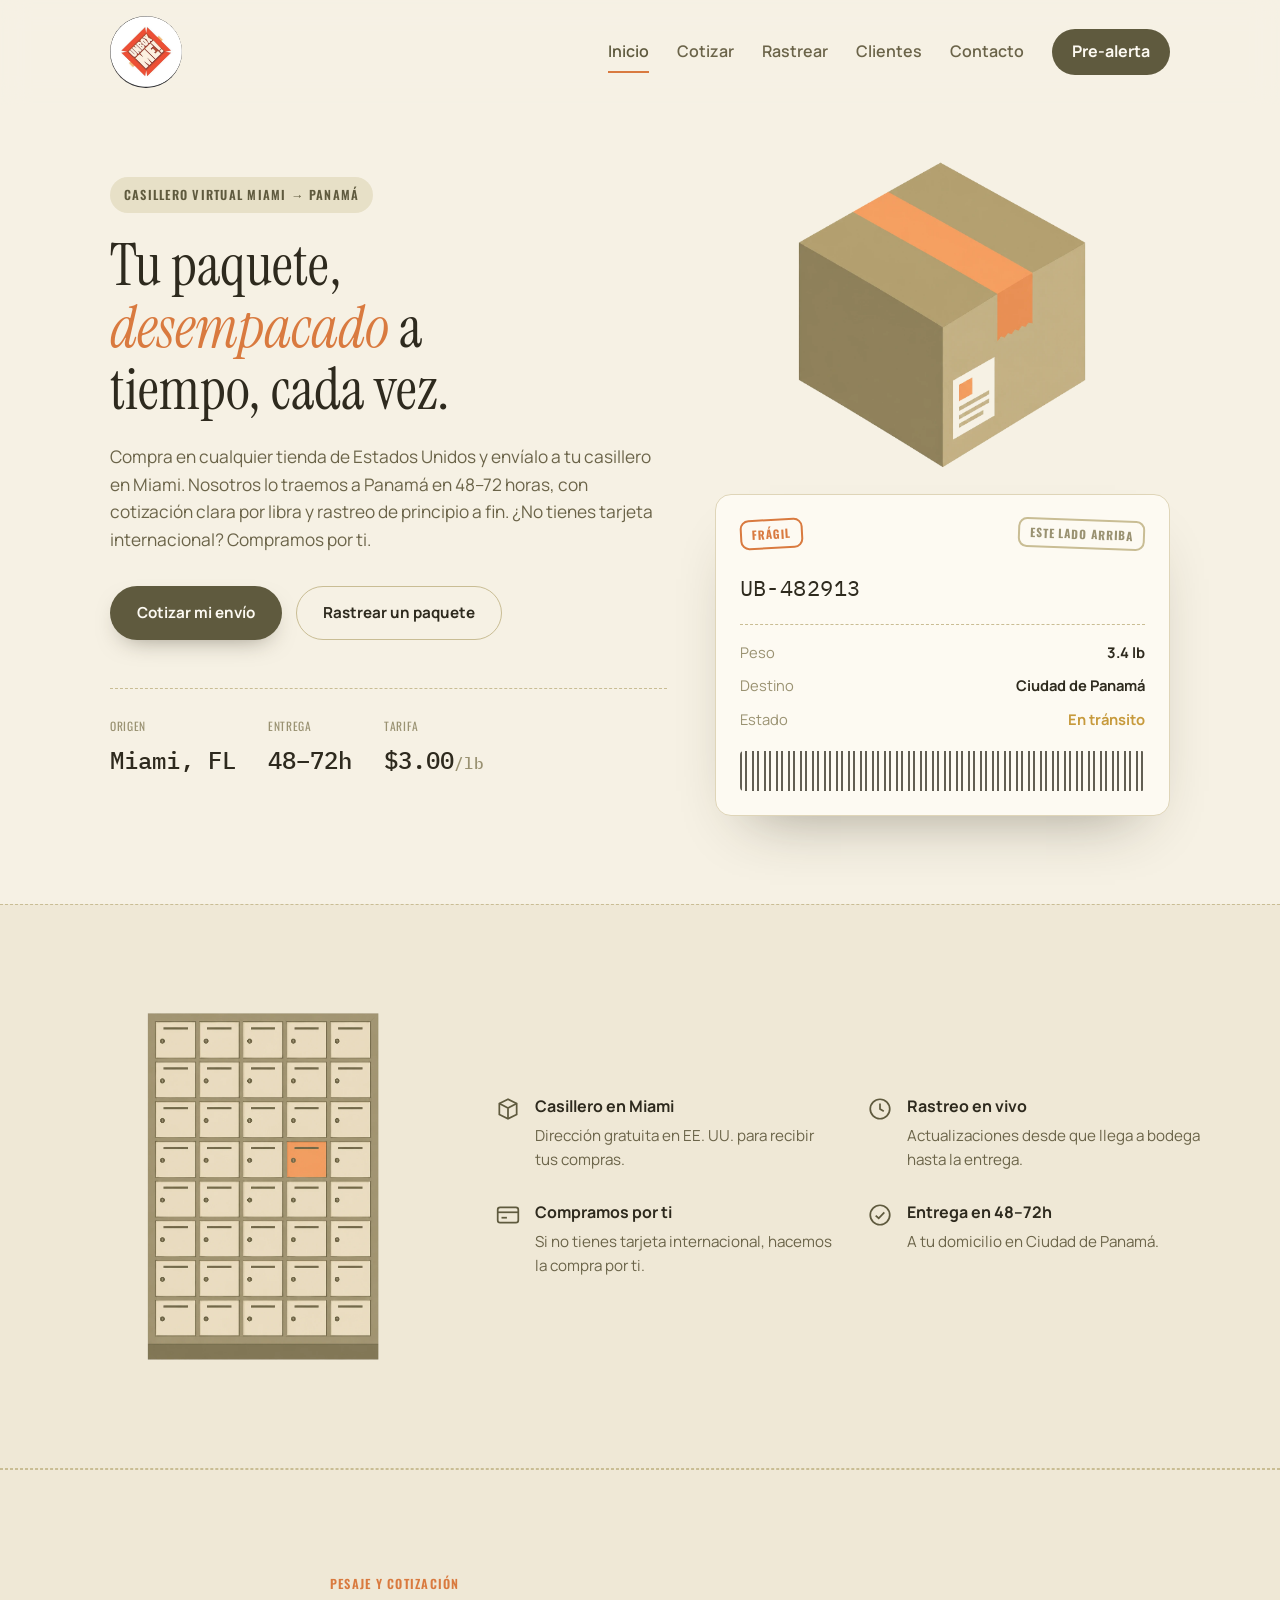
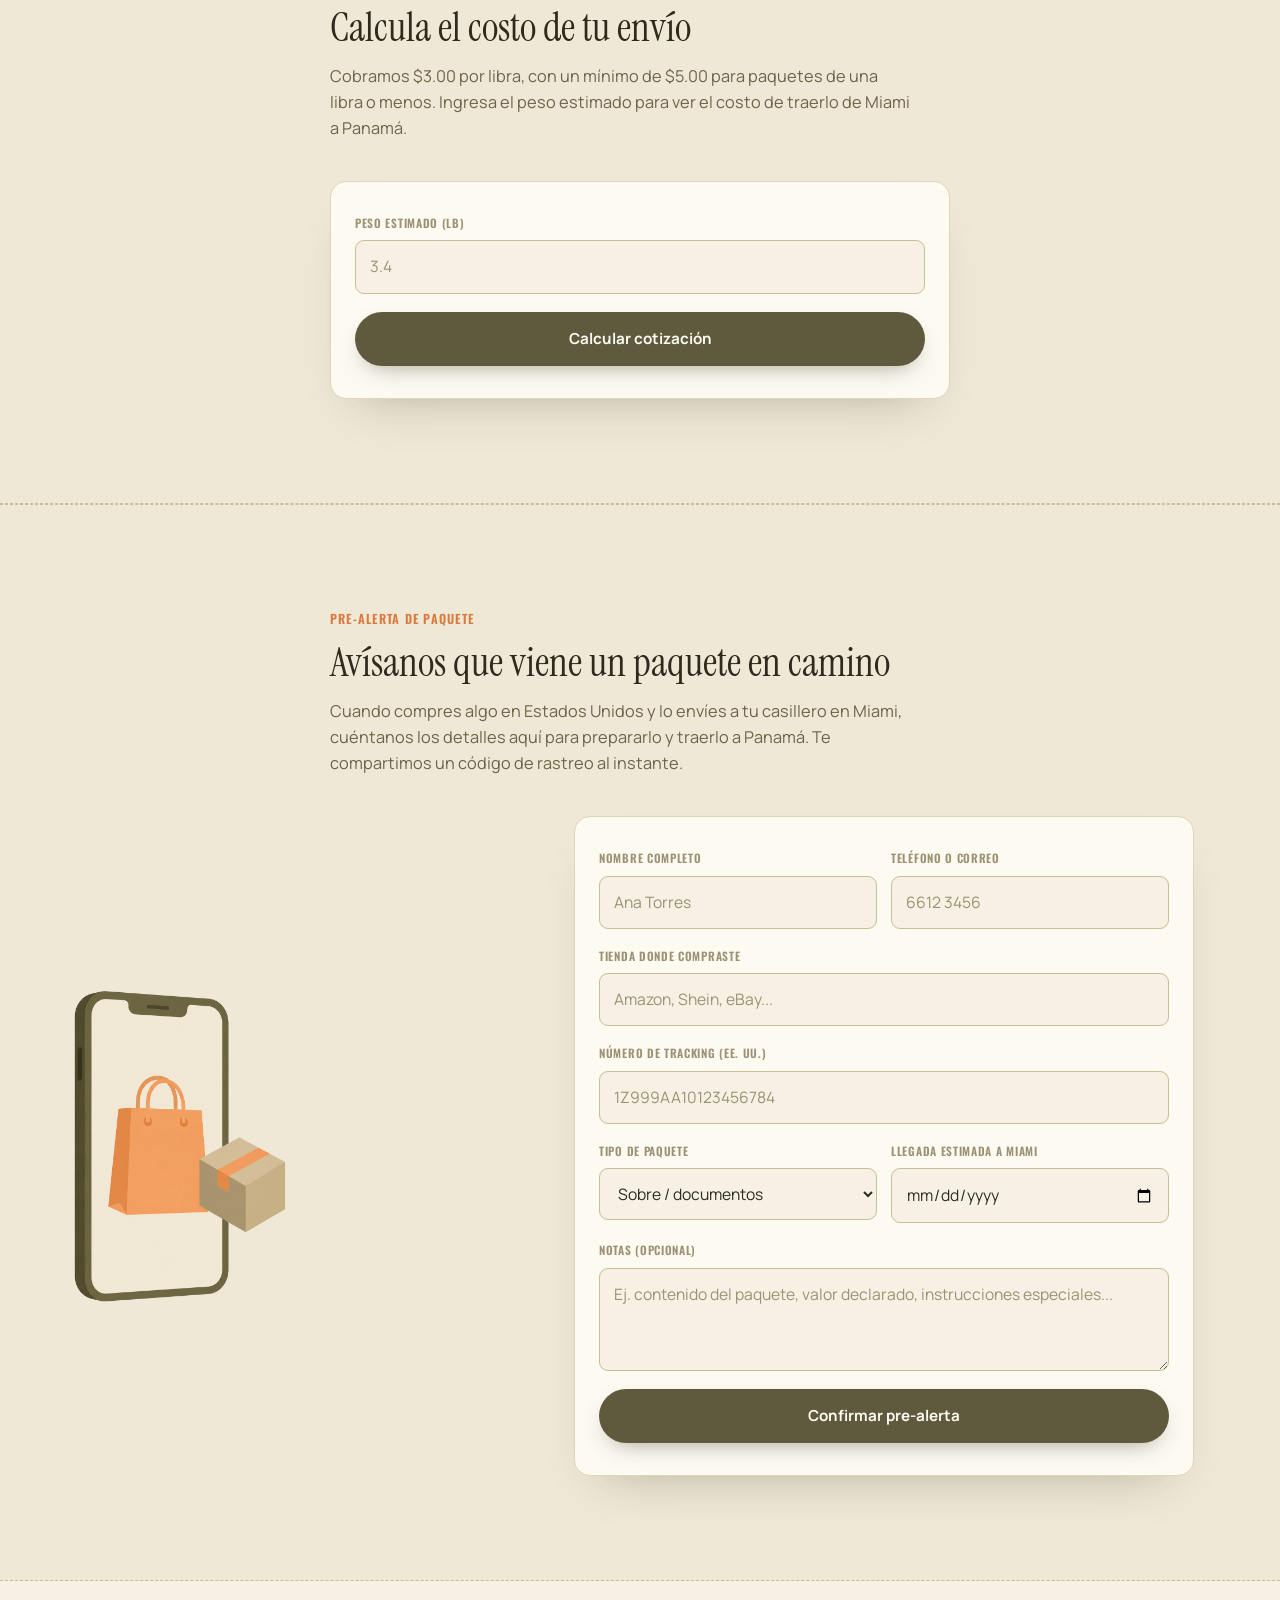
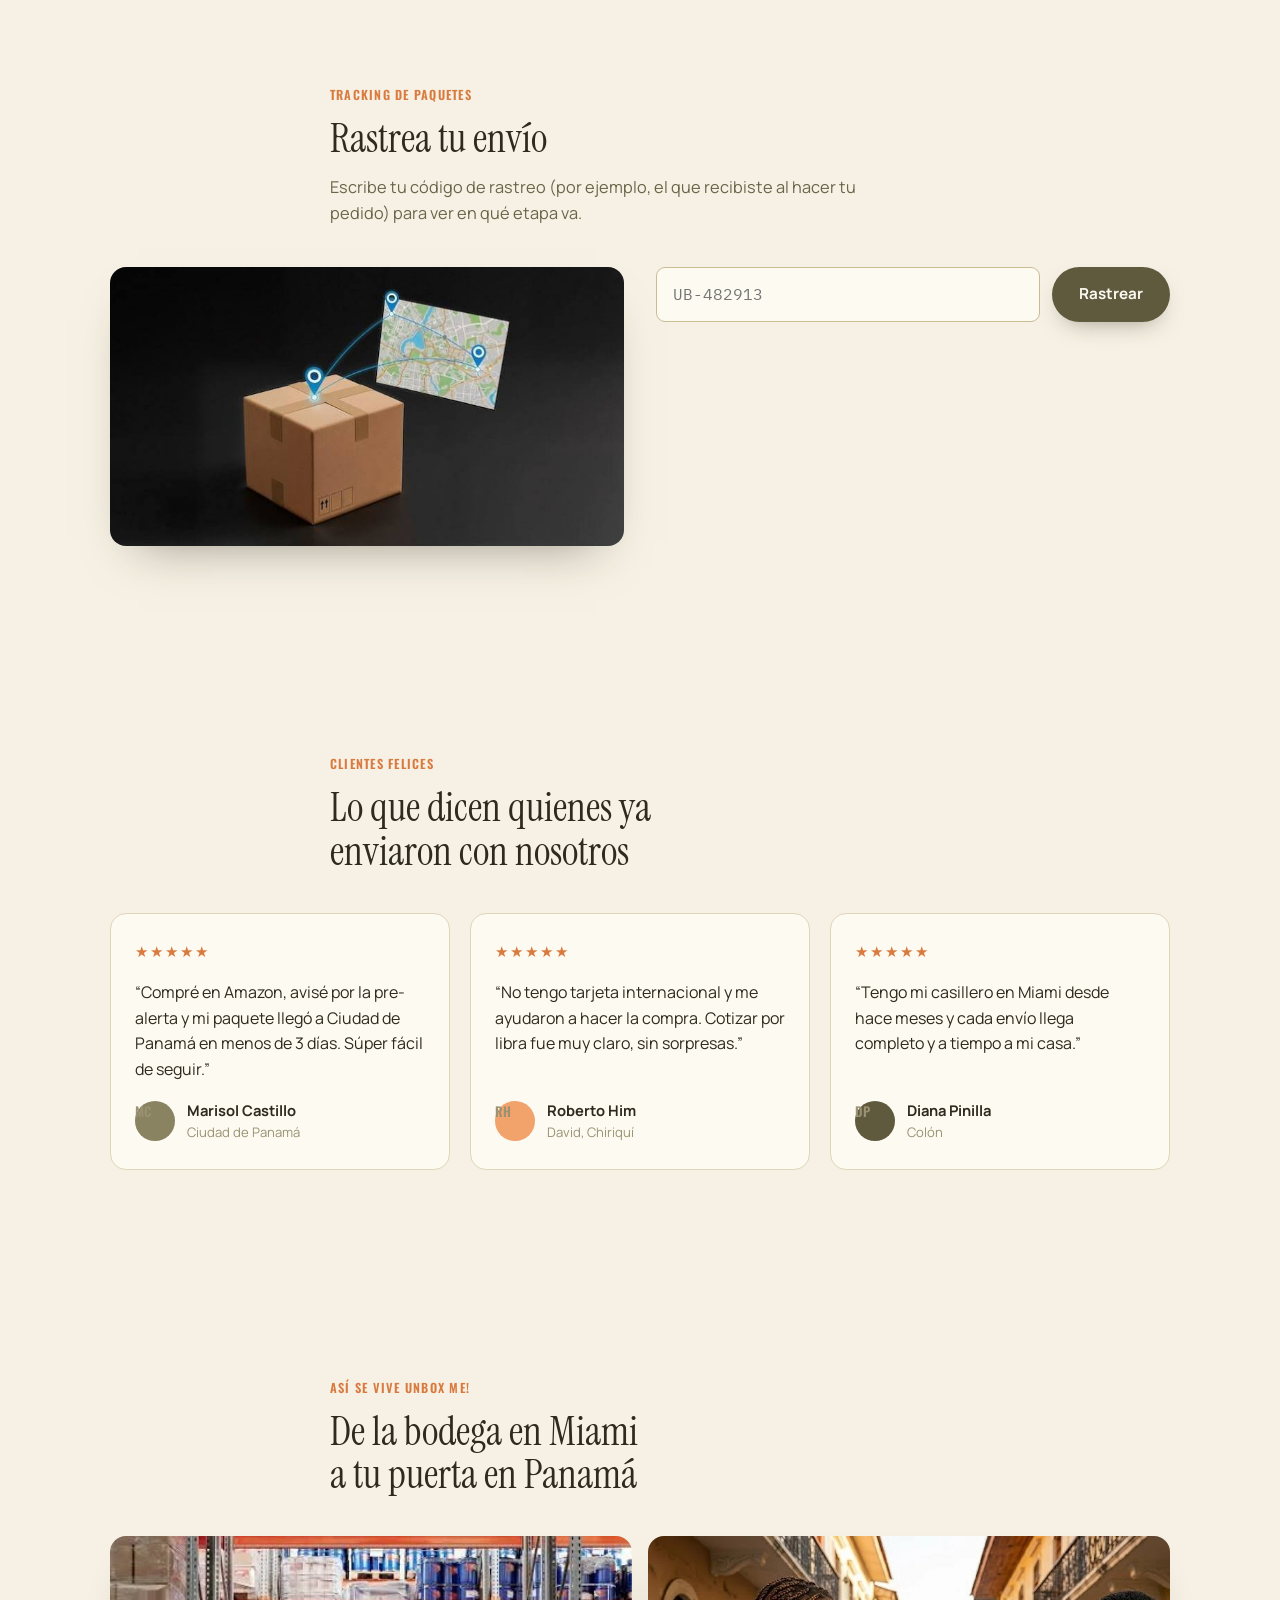
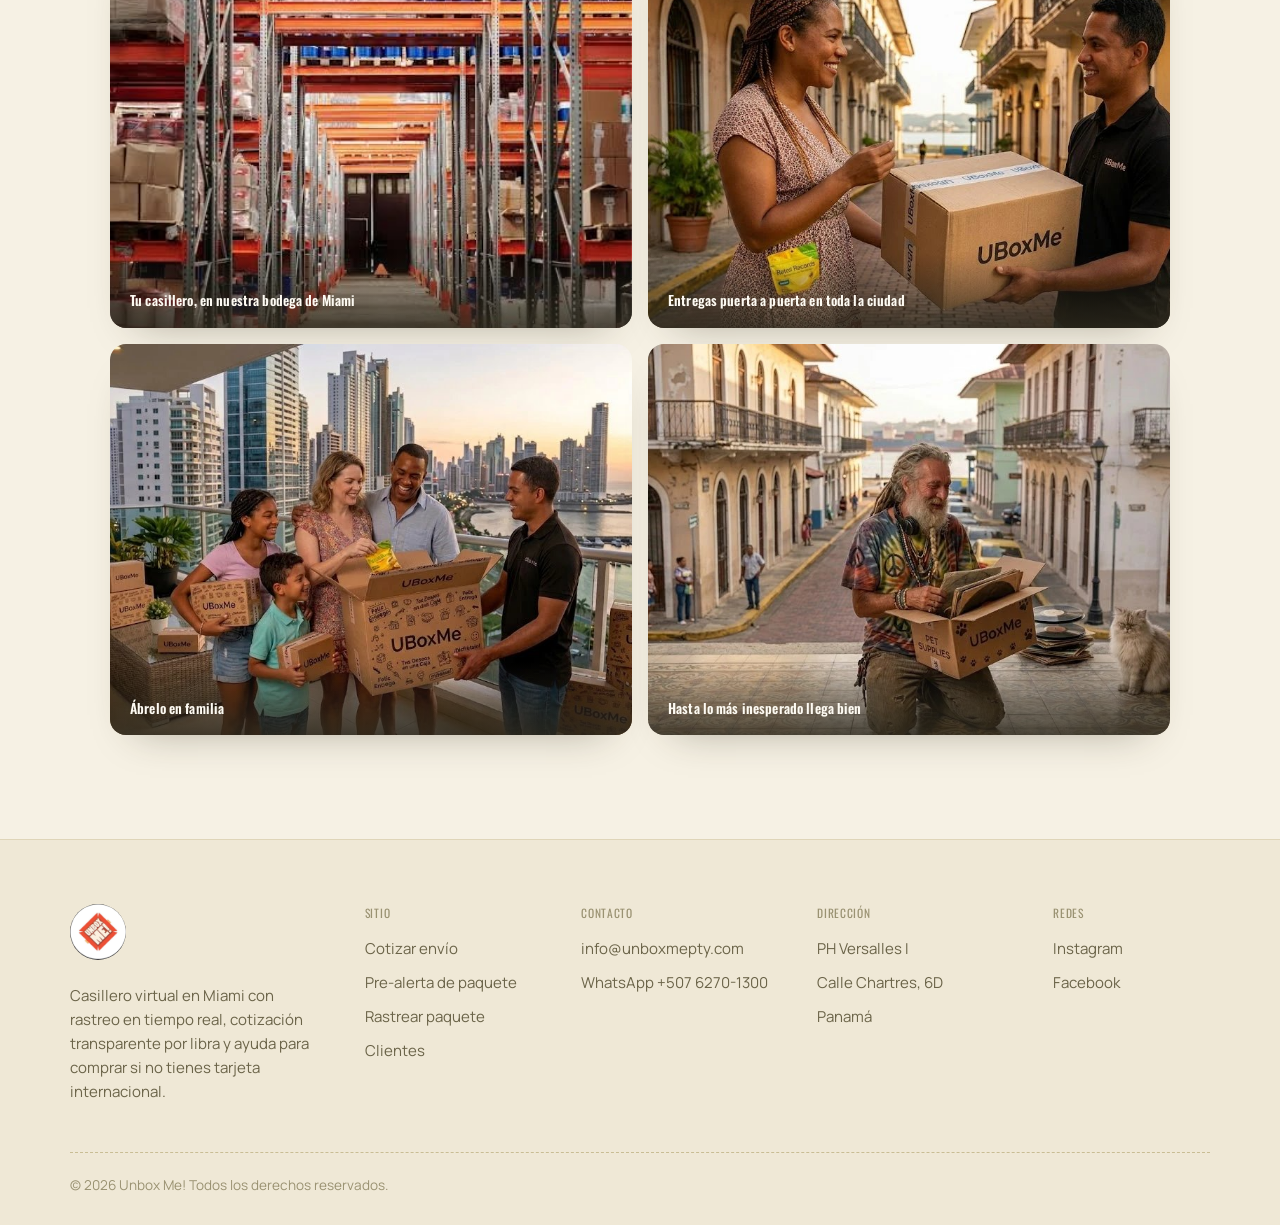
<file: unbox-me/index.html>
<!DOCTYPE html>
<html lang="es">
<head>
  <meta charset="UTF-8">
  <meta name="viewport" content="width=device-width, initial-scale=1.0">
  <title>Unbox Me! — Casillero en Miami para traer tus compras a Panamá</title>
  <meta name="description" content="Compra en Estados Unidos, envíalo a tu casillero en Miami y recíbelo en Panamá en 48–72 horas. Cotiza por libra y rastrea tu paquete con Unbox Me!.">
  <link rel="icon" type="image/png" href="favicon.png">

  <!-- Tipografías: Instrument Serif (titulares elegantes) + Manrope (texto) +
       Oswald (etiquetas/estados tipo sello de envío) + IBM Plex Mono (códigos y cifras) -->
  <link rel="preconnect" href="https://fonts.googleapis.com">
  <link rel="preconnect" href="https://fonts.gstatic.com" crossorigin>
  <link href="https://fonts.googleapis.com/css2?family=IBM+Plex+Mono:wght@400;500;600&family=Instrument+Serif:ital@0;1&family=Manrope:wght@400;500;600;700;800&family=Oswald:wght@500;600;700&display=swap" rel="stylesheet">

  <link rel="stylesheet" href="style.css">
</head>
<body>

  <!-- ============ HEADER ============ -->
  <header class="site-header" id="siteHeader">
    <div class="header-inner">
      <a href="#inicio" class="logo" aria-label="Unbox Me! — ir al inicio">
        <img src="logo.png" alt="Unbox Me!" class="logo-icon logo-icon--header" width="60" height="60">
      </a>

      <button class="nav-toggle" id="navToggle" aria-expanded="false" aria-controls="primaryNav" aria-label="Abrir menú de navegación">
        <span></span><span></span><span></span>
      </button>

      <nav class="primary-nav" id="primaryNav">
        <a href="#inicio" class="nav-link">Inicio</a>
        <a href="#cotizar" class="nav-link">Cotizar</a>
        <a href="#rastrear" class="nav-link">Rastrear</a>
        <a href="#clientes" class="nav-link">Clientes</a>
        <a href="#contacto" class="nav-link">Contacto</a>
        <a href="#pedir" class="nav-cta">Pre-alerta</a>
      </nav>
    </div>
  </header>

  <main>
    <!-- ============ HERO ============ -->
    <section class="hero" id="inicio">
      <div class="hero-copy">
        <p class="eyebrow">Casillero virtual Miami → Panamá</p>
        <h1 class="hero-title">Tu paquete, <em>desempacado</em> a tiempo, cada vez.</h1>
        <p class="hero-subtitle">
          Compra en cualquier tienda de Estados Unidos y envíalo a tu casillero
          en Miami. Nosotros lo traemos a Panamá en 48–72 horas, con cotización
          clara por libra y rastreo de principio a fin. ¿No tienes tarjeta
          internacional? Compramos por ti.
        </p>
        <div class="hero-actions">
          <a href="#cotizar" class="btn btn-primary">Cotizar mi envío</a>
          <a href="#rastrear" class="btn btn-ghost">Rastrear un paquete</a>
        </div>

        <dl class="hero-stats">
          <div class="stat">
            <dt>Origen</dt>
            <dd>Miami, FL</dd>
          </div>
          <div class="stat">
            <dt>Entrega</dt>
            <dd>48–72h</dd>
          </div>
          <div class="stat">
            <dt>Tarifa</dt>
            <dd>$3.00<span class="stat-of">/lb</span></dd>
          </div>
        </dl>
      </div>

      <div class="hero-visual">
        <img src="img-package.png" alt="" class="hero-illustration" width="927" height="984">

        <!-- Tarjeta decorativa tipo etiqueta de envío -->
        <div class="hero-panel" role="presentation">
          <div class="label-row">
            <span class="label-stamp">Frágil</span>
            <span class="label-stamp label-stamp--ghost">Este lado arriba</span>
          </div>
          <div class="label-code">UB-482913</div>
          <ul class="label-meta">
            <li><span>Peso</span><strong>3.4 lb</strong></li>
            <li><span>Destino</span><strong>Ciudad de Panamá</strong></li>
            <li><span>Estado</span><strong class="label-status">En tránsito</strong></li>
          </ul>
          <div class="label-barcode" aria-hidden="true"></div>
        </div>
      </div>
    </section>

    <!-- ============ TIRA DE SERVICIOS ============ -->
    <section class="perks" aria-label="Beneficios del servicio">
      <div class="perks-layout">
        <img src="img-casillero.png" alt="" class="perks-illustration" width="943" height="1392">
        <div class="perks-grid">
        <div class="perk">
          <svg class="perk-icon" viewBox="0 0 24 24" fill="none" stroke="currentColor" stroke-width="1.6"><path d="M12 3 4 7v10l8 4 8-4V7z"/><path d="M4 7l8 4 8-4M12 11v10"/></svg>
          <p><strong>Casillero en Miami</strong>Dirección gratuita en EE. UU. para recibir tus compras.</p>
        </div>
        <div class="perk">
          <svg class="perk-icon" viewBox="0 0 24 24" fill="none" stroke="currentColor" stroke-width="1.6"><circle cx="12" cy="12" r="9"/><path d="M12 7v5l3.5 2"/></svg>
          <p><strong>Rastreo en vivo</strong>Actualizaciones desde que llega a bodega hasta la entrega.</p>
        </div>
        <div class="perk">
          <svg class="perk-icon" viewBox="0 0 24 24" fill="none" stroke="currentColor" stroke-width="1.6"><rect x="2.5" y="5" width="19" height="14" rx="2.2"/><path d="M2.5 9.5h19"/><path d="M6 14.5h5"/></svg>
          <p><strong>Compramos por ti</strong>Si no tienes tarjeta internacional, hacemos la compra por ti.</p>
        </div>
        <div class="perk">
          <svg class="perk-icon" viewBox="0 0 24 24" fill="none" stroke="currentColor" stroke-width="1.6"><circle cx="12" cy="12" r="9"/><path d="M8 12.5 10.8 15 16 9.5"/></svg>
          <p><strong>Entrega en 48–72h</strong>A tu domicilio en Ciudad de Panamá.</p>
        </div>
        </div>
      </div>
    </section>

    <!-- ============ COTIZADOR ============ -->
    <section class="quote" id="cotizar">
      <div class="section-head">
        <p class="section-eyebrow">Pesaje y cotización</p>
        <h2 class="section-title">Calcula el costo de tu envío</h2>
        <p class="section-lead">Cobramos $3.00 por libra, con un mínimo de $5.00 para paquetes de una libra o menos. Ingresa el peso estimado para ver el costo de traerlo de Miami a Panamá.</p>
      </div>

      <div class="quote-card">
        <form class="quote-form" id="quoteForm" novalidate>
          <div class="field">
            <label for="qWeight">Peso estimado (lb)</label>
            <input type="number" id="qWeight" name="qWeight" min="0.1" step="0.1" placeholder="3.4" required>
          </div>
          <button type="submit" class="btn btn-primary btn-block">Calcular cotización</button>
        </form>

        <div class="quote-result" id="quoteResult" hidden>
          <p class="quote-result-label">Estimado de tu envío</p>
          <p class="quote-price" id="quotePrice">$0.00</p>
          <ul class="quote-breakdown" id="quoteBreakdown"></ul>
          <a href="#pedir" class="btn btn-ghost btn-block" id="quoteToOrder">Continuar con el pedido</a>
        </div>
      </div>
    </section>

    <!-- ============ PEDIDO EN LÍNEA ============ -->
    <section class="order" id="pedir">
      <div class="section-head">
        <p class="section-eyebrow">Pre-alerta de paquete</p>
        <h2 class="section-title">Avísanos que viene un paquete en camino</h2>
        <p class="section-lead">Cuando compres algo en Estados Unidos y lo envíes a tu casillero en Miami, cuéntanos los detalles aquí para prepararlo y traerlo a Panamá. Te compartimos un código de rastreo al instante.</p>
      </div>

      <div class="order-layout">
      <img src="img-shopping.png" alt="" class="order-illustration" width="781" height="1140">
      <div class="order-card">
        <form class="order-form" id="orderForm" novalidate>
          <div class="field-row">
            <div class="field">
              <label for="oName">Nombre completo</label>
              <input type="text" id="oName" name="oName" placeholder="Ana Torres" required>
            </div>
            <div class="field">
              <label for="oContact">Teléfono o correo</label>
              <input type="text" id="oContact" name="oContact" placeholder="6612 3456" required>
            </div>
          </div>
          <div class="field">
            <label for="oPickup">Tienda donde compraste</label>
            <input type="text" id="oPickup" name="oPickup" placeholder="Amazon, Shein, eBay..." required>
          </div>
          <div class="field">
            <label for="oDropoff">Número de tracking (EE. UU.)</label>
            <input type="text" id="oDropoff" name="oDropoff" placeholder="1Z999AA10123456784" required>
          </div>
          <div class="field-row">
            <div class="field">
              <label for="oType">Tipo de paquete</label>
              <select id="oType" name="oType" required>
                <option>Sobre / documentos</option>
                <option>Caja pequeña</option>
                <option>Caja mediana</option>
                <option>Caja grande</option>
                <option>Frágil / especial</option>
              </select>
            </div>
            <div class="field">
              <label for="oDate">Llegada estimada a Miami</label>
              <input type="date" id="oDate" name="oDate" required>
            </div>
          </div>
          <div class="field">
            <label for="oNotes">Notas (opcional)</label>
            <textarea id="oNotes" name="oNotes" rows="3" placeholder="Ej. contenido del paquete, valor declarado, instrucciones especiales..."></textarea>
          </div>
          <button type="submit" class="btn btn-primary btn-block">Confirmar pre-alerta</button>
        </form>

        <div class="order-success" id="orderSuccess" hidden>
          <svg class="success-icon" viewBox="0 0 24 24" fill="none" stroke="currentColor" stroke-width="1.6"><circle cx="12" cy="12" r="9"/><path d="M8 12.5 10.8 15 16 9.5"/></svg>
          <p class="success-title">¡Pre-alerta registrada, <span id="successName">amigo</span>!</p>
          <p class="success-text">En cuanto tu paquete llegue a nuestra bodega en Miami, lo preparamos para traerlo a Panamá. Guarda este código para seguirlo:</p>
          <p class="success-code" id="successCode">UB-000000</p>
          <a href="#rastrear" class="btn btn-ghost btn-block" id="successToTrack">Rastrear este paquete</a>
        </div>
      </div>
      </div>
    </section>

    <!-- ============ RASTREO ============ -->
    <section class="track" id="rastrear">
      <div class="section-head">
        <p class="section-eyebrow">Tracking de paquetes</p>
        <h2 class="section-title">Rastrea tu envío</h2>
        <p class="section-lead">Escribe tu código de rastreo (por ejemplo, el que recibiste al hacer tu pedido) para ver en qué etapa va.</p>
      </div>

      <div class="track-layout">
        <img src="img-tracking.jpg" alt="" class="track-illustration" width="738" height="402" loading="lazy">

        <div class="track-panel">
          <form class="track-form" id="trackForm" novalidate>
            <input type="text" id="trackInput" name="trackInput" placeholder="UB-482913" autocomplete="off" required>
            <button type="submit" class="btn btn-primary">Rastrear</button>
          </form>

          <div class="track-result" id="trackResult" hidden>
            <div class="track-head">
              <span class="label-code" id="trackCode">UB-000000</span>
              <span class="label-status" id="trackStatusPill">En tránsito</span>
            </div>
            <ol class="timeline" id="timeline"></ol>
          </div>
        </div>
      </div>
    </section>

    <!-- ============ CLIENTES FELICES ============ -->
    <!-- Testimonios de ejemplo — reemplazar por reseñas reales de clientes antes de publicar. -->
    <section class="testimonials" id="clientes">
      <div class="section-head">
        <p class="section-eyebrow">Clientes felices</p>
        <h2 class="section-title">Lo que dicen quienes ya enviaron con nosotros</h2>
      </div>

      <div class="testimonial-grid">
        <figure class="testimonial-card">
          <div class="stars" aria-label="5 de 5 estrellas">★★★★★</div>
          <blockquote>“Compré en Amazon, avisé por la pre-alerta y mi paquete llegó a Ciudad de Panamá en menos de 3 días. Súper fácil de seguir.”</blockquote>
          <figcaption><span class="avatar" style="--avatar-bg:#8A8362">MC</span><div><strong>Marisol Castillo</strong><span>Ciudad de Panamá</span></div></figcaption>
        </figure>
        <figure class="testimonial-card">
          <div class="stars" aria-label="5 de 5 estrellas">★★★★★</div>
          <blockquote>“No tengo tarjeta internacional y me ayudaron a hacer la compra. Cotizar por libra fue muy claro, sin sorpresas.”</blockquote>
          <figcaption><span class="avatar" style="--avatar-bg:#F2A26B">RH</span><div><strong>Roberto Him</strong><span>David, Chiriquí</span></div></figcaption>
        </figure>
        <figure class="testimonial-card">
          <div class="stars" aria-label="5 de 5 estrellas">★★★★★</div>
          <blockquote>“Tengo mi casillero en Miami desde hace meses y cada envío llega completo y a tiempo a mi casa.”</blockquote>
          <figcaption><span class="avatar" style="--avatar-bg:#5F5A3E">DP</span><div><strong>Diana Pinilla</strong><span>Colón</span></div></figcaption>
        </figure>
      </div>
    </section>

    <!-- ============ GALERÍA ============ -->
    <section class="gallery">
      <div class="section-head">
        <p class="section-eyebrow">Así se vive Unbox Me!</p>
        <h2 class="section-title">De la bodega en Miami a tu puerta en Panamá</h2>
      </div>

      <div class="gallery-grid">
        <figure class="gallery-item">
          <img src="img-warehouse.jpg" alt="Bodega de Unbox Me! en Miami, llena de paquetes listos para enviar" loading="lazy">
          <figcaption>Tu casillero, en nuestra bodega de Miami</figcaption>
        </figure>
        <figure class="gallery-item">
          <img src="img-delivery.jpg" alt="Mensajero entregando un paquete de Unbox Me! en Casco Viejo, Ciudad de Panamá" loading="lazy">
          <figcaption>Entregas puerta a puerta en toda la ciudad</figcaption>
        </figure>
        <figure class="gallery-item">
          <img src="img-family.jpg" alt="Familia abriendo cajas de Unbox Me! en un balcón con vista a la Ciudad de Panamá" loading="lazy">
          <figcaption>Ábrelo en familia</figcaption>
        </figure>
        <figure class="gallery-item">
          <img src="img-petsupplies.jpg" alt="Cliente recibiendo un paquete de suministros para mascotas en Casco Viejo" loading="lazy">
          <figcaption>Hasta lo más inesperado llega bien</figcaption>
        </figure>
      </div>
    </section>
  </main>

  <!-- ============ FOOTER ============ -->
  <footer class="site-footer" id="contacto">
    <div class="footer-inner">
      <div class="footer-brand">
        <a href="#inicio" class="logo" aria-label="Unbox Me! — ir al inicio">
          <img src="logo.png" alt="Unbox Me!" class="logo-icon logo-icon--footer" width="56" height="56">
        </a>
        <p>Casillero virtual en Miami con rastreo en tiempo real, cotización transparente por libra y ayuda para comprar si no tienes tarjeta internacional.</p>
      </div>

      <div class="footer-col">
        <p class="footer-col-title">Sitio</p>
        <a href="#cotizar" class="footer-link">Cotizar envío</a>
        <a href="#pedir" class="footer-link">Pre-alerta de paquete</a>
        <a href="#rastrear" class="footer-link">Rastrear paquete</a>
        <a href="#clientes" class="footer-link">Clientes</a>
      </div>

      <div class="footer-col">
        <p class="footer-col-title">Contacto</p>
        <a href="mailto:info@unboxmepty.com" class="footer-link">info@unboxmepty.com</a>
        <a href="https://wa.me/50762701300" class="footer-link" target="_blank" rel="noopener">WhatsApp +507 6270-1300</a>
      </div>

      <div class="footer-col">
        <p class="footer-col-title">Dirección</p>
        <span class="footer-link footer-link--static">PH Versalles I</span>
        <span class="footer-link footer-link--static">Calle Chartres, 6D</span>
        <span class="footer-link footer-link--static">Panamá</span>
      </div>

      <div class="footer-col">
        <p class="footer-col-title">Redes</p>
        <a href="https://www.instagram.com/unboxmepty" class="footer-link" target="_blank" rel="noopener">Instagram</a>
        <a href="https://www.facebook.com/unboxmepty/" class="footer-link" target="_blank" rel="noopener">Facebook</a>
      </div>
    </div>

    <div class="footer-bottom">
      <p>© <span id="year"></span> Unbox Me! Todos los derechos reservados.</p>
    </div>
  </footer>

  <script src="script.js"></script>
</body>
</html>
</file>
<file: unbox-me/style.css>
/* ===================================================================
   Unbox Me! — Paquetería y envíos
   Sistema de diseño: papel kraft cálido, caqui como color principal,
   naranja pastel como acento. Tipografía: Instrument Serif (titulares
   elegantes) + Manrope (texto) + Oswald (sellos/etiquetas) + IBM Plex
   Mono (códigos y cifras).
   Mobile-first: base = móvil; media queries añaden tablet (768px) y
   escritorio (1080px).
   =================================================================== */

/* ---------- Tokens de diseño ---------- */
:root {
  --bg: #f6f1e4;
  --bg-band: #efe8d6;
  --surface: #fdfaf2;
  --surface-2: #f1ead8;
  --border: #dfd5b8;
  --border-strong: #c9bd94;

  --ink: #2e2a1e;
  --ink-muted: #6b6449;
  --ink-faint: #9a9272;

  --khaki: #8a8362;
  --khaki-deep: #5f5a3e;
  --khaki-soft: #e7e0c7;

  --orange: #f2a26b;
  --orange-deep: #d97a3f;
  --orange-soft: #fbe3cd;

  --status-transit: #c79a3c;
  --status-delivered: #74875a;
  --status-error: #b5563a;

  --font-display: "Instrument Serif", Georgia, serif;
  --font-body: "Manrope", -apple-system, BlinkMacSystemFont, "Segoe UI", sans-serif;
  --font-label: "Oswald", "Segoe UI", sans-serif;
  --font-mono: "IBM Plex Mono", "SFMono-Regular", Consolas, monospace;

  --radius: 16px;
  --radius-sm: 9px;
  --content-width: 1140px;
  --ease: cubic-bezier(0.16, 1, 0.3, 1);
}

/* ---------- Reset base ---------- */
* { box-sizing: border-box; }
html { scroll-behavior: smooth; -webkit-text-size-adjust: 100%; }
@media (prefers-reduced-motion: reduce) {
  html { scroll-behavior: auto; }
  *, *::before, *::after { animation-duration: 0.01ms !important; transition-duration: 0.01ms !important; }
}

body {
  margin: 0;
  background: var(--bg);
  color: var(--ink);
  font-family: var(--font-body);
  font-size: 16px;
  line-height: 1.6;
  -webkit-font-smoothing: antialiased;
}

h1, h2 { font-family: var(--font-display); font-weight: 400; line-height: 1.08; margin: 0; text-wrap: balance; }
h3 { font-family: var(--font-body); font-weight: 700; margin: 0; }
p { margin: 0; }
ul, ol { list-style: none; margin: 0; padding: 0; }
a { color: inherit; text-decoration: none; }
img { max-width: 100%; display: block; }
button { font: inherit; color: inherit; }
input, select, textarea { font: inherit; color: inherit; }

a:focus-visible, button:focus-visible, input:focus-visible, select:focus-visible, textarea:focus-visible {
  outline: 2px solid var(--orange-deep);
  outline-offset: 3px;
  border-radius: 4px;
}

section { padding: 76px 24px; }
.section-head { max-width: 620px; margin: 0 auto 40px; }
.section-eyebrow {
  font-family: var(--font-label);
  font-size: 0.78rem;
  font-weight: 600;
  letter-spacing: 0.1em;
  text-transform: uppercase;
  color: var(--orange-deep);
  margin-bottom: 12px;
}
.section-title { font-size: clamp(1.8rem, 4.2vw, 2.5rem); margin-bottom: 14px; }
.section-lead { color: var(--ink-muted); font-size: 1.02rem; max-width: 58ch; }

/* Franja perforada entre secciones, como el corte de una etiqueta */
.hero, .track, .testimonials { position: relative; }
.perks, .quote, .order { background: var(--bg-band); border-top: 1px dashed var(--border-strong); border-bottom: 1px dashed var(--border-strong); }

/* ---------- Botones ---------- */
.btn {
  display: inline-flex;
  align-items: center;
  justify-content: center;
  padding: 14px 26px;
  border-radius: 999px;
  font-weight: 700;
  font-size: 0.95rem;
  border: 1px solid transparent;
  cursor: pointer;
  transition: transform 0.25s var(--ease), box-shadow 0.25s var(--ease), background 0.25s var(--ease), border-color 0.25s var(--ease), color 0.25s var(--ease);
}
.btn-primary {
  background: var(--khaki-deep);
  color: var(--surface);
  box-shadow: 0 10px 24px -12px rgba(47, 42, 26, 0.5);
}
.btn-primary:hover { background: var(--orange-deep); transform: translateY(-2px); box-shadow: 0 14px 28px -12px rgba(217, 122, 63, 0.45); }
.btn-ghost { background: transparent; border-color: var(--border-strong); color: var(--ink); }
.btn-ghost:hover { border-color: var(--khaki-deep); color: var(--khaki-deep); transform: translateY(-2px); }
.btn-block { width: 100%; }

/* ===================== HEADER ===================== */
.site-header {
  position: fixed;
  top: 0; left: 0; right: 0;
  z-index: 100;
  background: rgba(246, 241, 228, 0.82);
  backdrop-filter: blur(14px);
  -webkit-backdrop-filter: blur(14px);
  border-bottom: 1px solid transparent;
  transition: border-color 0.3s var(--ease), background 0.3s var(--ease);
}
.site-header.is-scrolled { border-bottom-color: var(--border); background: rgba(246, 241, 228, 0.96); }
.header-inner { max-width: var(--content-width); margin: 0 auto; padding: 14px 24px; display: flex; align-items: center; justify-content: space-between; }

.logo { display: inline-flex; align-items: center; }
.logo-icon { flex-shrink: 0; border-radius: 50%; }
.logo-icon--header { width: 60px; height: 60px; }
.logo-icon--footer { width: 56px; height: 56px; }

.nav-toggle {
  display: flex; flex-direction: column; justify-content: center; gap: 5px;
  width: 40px; height: 40px;
  background: transparent; border: 1px solid var(--border-strong); border-radius: var(--radius-sm);
  padding: 0; cursor: pointer;
}
.nav-toggle span { display: block; margin: 0 auto; width: 18px; height: 2px; background: var(--ink); border-radius: 2px; transition: transform 0.3s var(--ease), opacity 0.3s var(--ease); }
.nav-toggle[aria-expanded="true"] span:nth-child(1) { transform: translateY(7px) rotate(45deg); }
.nav-toggle[aria-expanded="true"] span:nth-child(2) { opacity: 0; }
.nav-toggle[aria-expanded="true"] span:nth-child(3) { transform: translateY(-7px) rotate(-45deg); }

.primary-nav {
  position: fixed; top: 65px; left: 0; right: 0;
  background: var(--surface);
  border-bottom: 1px solid var(--border);
  display: flex; flex-direction: column; padding: 8px 24px 20px; gap: 4px;
  transform: translateY(-8px); opacity: 0; visibility: hidden; pointer-events: none;
  transition: opacity 0.25s var(--ease), transform 0.25s var(--ease), visibility 0.25s;
}
.primary-nav.is-open { transform: translateY(0); opacity: 1; visibility: visible; pointer-events: auto; }
.nav-link { padding: 12px 4px; color: var(--ink-muted); font-weight: 600; border-bottom: 1px solid var(--border); transition: color 0.2s var(--ease); }
.nav-link:last-of-type { border-bottom: none; }
.nav-link:hover, .nav-link.is-active { color: var(--khaki-deep); }
.nav-cta { margin-top: 10px; text-align: center; padding: 12px; border-radius: 999px; background: var(--khaki-deep); color: var(--surface); font-weight: 700; transition: background 0.2s var(--ease); }
.nav-cta:hover { background: var(--orange-deep); }

/* ===================== HERO ===================== */
.hero { padding: 132px 24px 64px; max-width: var(--content-width); margin: 0 auto; display: grid; gap: 48px; }

.eyebrow {
  display: inline-block;
  font-family: var(--font-label);
  font-size: 0.78rem;
  font-weight: 600;
  letter-spacing: 0.1em;
  text-transform: uppercase;
  color: var(--khaki-deep);
  background: var(--khaki-soft);
  padding: 8px 14px;
  border-radius: 999px;
  margin-bottom: 22px;
}
.hero-title { font-size: clamp(2.2rem, 6.4vw, 3.6rem); max-width: 15ch; }
.hero-title em { font-style: italic; color: var(--orange-deep); }
.hero-subtitle { margin-top: 22px; font-size: 1.08rem; color: var(--ink-muted); max-width: 50ch; }
.hero-actions { display: flex; flex-wrap: wrap; gap: 14px; margin-top: 32px; }

.hero-stats { display: flex; flex-wrap: wrap; gap: 32px; margin-top: 48px; padding-top: 28px; border-top: 1px dashed var(--border-strong); }
.stat dt { font-family: var(--font-label); font-size: 0.72rem; text-transform: uppercase; letter-spacing: 0.06em; color: var(--ink-faint); margin-bottom: 6px; }
.stat dd { margin: 0; font-family: var(--font-mono); font-variant-numeric: tabular-nums; font-size: 1.5rem; font-weight: 500; color: var(--ink); }
.stat-of { font-size: 1rem; color: var(--ink-faint); }

.hero-visual { display: flex; flex-direction: column; align-items: center; gap: 20px; }
.hero-illustration { width: 100%; max-width: 260px; height: auto; }

/* Tarjeta decorativa: etiqueta de envío */
.hero-panel {
  width: 100%;
  background: var(--surface);
  border: 1px solid var(--border);
  border-radius: var(--radius);
  padding: 24px;
  box-shadow: 0 30px 60px -34px rgba(47, 42, 26, 0.45);
}
.label-row { display: flex; justify-content: space-between; align-items: center; margin-bottom: 20px; }
.label-stamp {
  font-family: var(--font-label);
  font-size: 0.72rem;
  font-weight: 700;
  text-transform: uppercase;
  letter-spacing: 0.08em;
  color: var(--orange-deep);
  border: 2px solid var(--orange-deep);
  border-radius: var(--radius-sm);
  padding: 4px 10px;
  transform: rotate(-3deg);
}
.label-stamp--ghost { color: var(--ink-faint); border-color: var(--border-strong); transform: rotate(2deg); }
.label-code { font-family: var(--font-mono); font-size: 1.4rem; letter-spacing: 0.02em; margin-bottom: 18px; }
.label-meta { display: flex; flex-direction: column; gap: 10px; padding-top: 16px; border-top: 1px dashed var(--border-strong); }
.label-meta li { display: flex; justify-content: space-between; font-size: 0.92rem; }
.label-meta span { color: var(--ink-faint); }
.label-status { color: var(--status-transit); }
.label-barcode {
  margin-top: 20px;
  height: 40px;
  border-radius: 4px;
  background: repeating-linear-gradient(90deg, var(--ink) 0 2px, transparent 2px 5px, var(--ink) 5px 7px, transparent 7px 12px);
  opacity: 0.75;
}

/* ===================== PERKS ===================== */
.perks-layout { max-width: var(--content-width); margin: 0 auto; display: grid; gap: 40px; align-items: center; }
.perks-illustration { width: 100%; max-width: 240px; height: auto; margin: 0 auto; }
.perks-grid { display: grid; gap: 28px; grid-template-columns: 1fr; }
.perk { display: flex; align-items: flex-start; gap: 14px; }
.perk-icon { width: 26px; height: 26px; flex-shrink: 0; color: var(--khaki-deep); margin-top: 2px; }
.perk p { color: var(--ink-muted); font-size: 0.95rem; }
.perk strong { display: block; color: var(--ink); font-size: 1rem; margin-bottom: 4px; }

/* ===================== FORM CARDS (cotizador / pedido) ===================== */
.order-layout { max-width: var(--content-width); margin: 0 auto; display: grid; gap: 32px; align-items: center; justify-items: center; }
.order-illustration { width: 100%; max-width: 220px; height: auto; }

.quote-card, .order-card {
  max-width: 620px;
  width: 100%;
  margin: 0 auto;
  background: var(--surface);
  border: 1px solid var(--border);
  border-radius: var(--radius);
  padding: 32px 24px;
  box-shadow: 0 24px 48px -30px rgba(47, 42, 26, 0.35);
}

.field { display: flex; flex-direction: column; gap: 8px; margin-bottom: 18px; }
.field-row { display: grid; gap: 14px; grid-template-columns: 1fr; margin-bottom: 0; }
.field-row .field { margin-bottom: 18px; }
.field label { font-family: var(--font-label); font-size: 0.72rem; font-weight: 600; text-transform: uppercase; letter-spacing: 0.06em; color: var(--ink-faint); }
.field input, .field select, .field textarea {
  padding: 13px 14px;
  border: 1px solid var(--border-strong);
  border-radius: var(--radius-sm);
  background: var(--bg);
  color: var(--ink);
  font-size: 0.98rem;
  transition: border-color 0.2s var(--ease), background 0.2s var(--ease);
}
.field input::placeholder, .field textarea::placeholder { color: var(--ink-faint); }
.field input:focus, .field select:focus, .field textarea:focus { border-color: var(--orange-deep); background: var(--surface); outline: none; }
.field textarea { resize: vertical; font-family: var(--font-body); }

.quote-result { margin-top: 24px; padding-top: 24px; border-top: 1px dashed var(--border-strong); }
.quote-result-label { font-family: var(--font-label); font-size: 0.75rem; text-transform: uppercase; letter-spacing: 0.06em; color: var(--ink-faint); margin-bottom: 8px; }
.quote-price { font-family: var(--font-mono); font-size: 2.4rem; font-variant-numeric: tabular-nums; color: var(--khaki-deep); margin-bottom: 16px; }
.quote-breakdown { display: flex; flex-direction: column; gap: 8px; margin-bottom: 22px; }
.quote-breakdown li { display: flex; justify-content: space-between; font-size: 0.9rem; color: var(--ink-muted); font-family: var(--font-mono); font-variant-numeric: tabular-nums; }
.quote-breakdown li span:first-child { font-family: var(--font-body); color: var(--ink-faint); }

.order-success { text-align: center; padding: 12px 0 4px; }
.success-icon { width: 52px; height: 52px; color: var(--status-delivered); margin: 0 auto 16px; }
.success-title { font-family: var(--font-display); font-size: 1.6rem; margin-bottom: 10px; }
.success-text { color: var(--ink-muted); margin-bottom: 18px; }
.success-code { font-family: var(--font-mono); font-size: 1.6rem; letter-spacing: 0.03em; background: var(--khaki-soft); color: var(--khaki-deep); padding: 10px 18px; border-radius: var(--radius-sm); display: inline-block; margin-bottom: 24px; }

/* ===================== TRACKING ===================== */
.track { max-width: var(--content-width); margin: 0 auto; }
.track-layout { display: grid; gap: 32px; align-items: start; }
.track-illustration {
  width: 100%;
  height: auto;
  border-radius: var(--radius);
  box-shadow: 0 24px 48px -28px rgba(47, 42, 26, 0.5);
}
.track-panel { min-width: 0; }
.track-form { display: flex; flex-direction: column; gap: 12px; margin-bottom: 16px; }
.track-form input {
  padding: 14px 16px;
  border: 1px solid var(--border-strong);
  border-radius: var(--radius-sm);
  background: var(--surface);
  font-family: var(--font-mono);
  font-size: 1rem;
}
.track-form input:focus { border-color: var(--orange-deep); outline: none; }

.track-result { background: var(--surface); border: 1px solid var(--border); border-radius: var(--radius); padding: 28px 24px; }
.track-head { display: flex; justify-content: space-between; align-items: center; flex-wrap: wrap; gap: 12px; margin-bottom: 28px; padding-bottom: 20px; border-bottom: 1px dashed var(--border-strong); }
.track-head .label-code { font-size: 1.2rem; margin: 0; }
.track-head .label-status {
  font-family: var(--font-label);
  font-size: 0.72rem;
  font-weight: 700;
  text-transform: uppercase;
  letter-spacing: 0.06em;
  background: var(--orange-soft);
  padding: 6px 12px;
  border-radius: 999px;
}

.timeline { display: flex; flex-direction: column; }
.timeline li { position: relative; padding: 0 0 28px 34px; }
.timeline li::before {
  content: "";
  position: absolute; left: 0; top: 2px;
  width: 14px; height: 14px; border-radius: 50%;
  background: var(--surface); border: 2px solid var(--border-strong);
}
.timeline li::after {
  content: "";
  position: absolute; left: 6px; top: 16px; bottom: 0;
  width: 1px; background: var(--border-strong);
}
.timeline li:last-child::after { display: none; }
.timeline li.is-done::before { background: var(--status-delivered); border-color: var(--status-delivered); }
.timeline li.is-current::before { background: var(--orange-deep); border-color: var(--orange-deep); box-shadow: 0 0 0 4px var(--orange-soft); }
.timeline-title { font-weight: 700; margin-bottom: 3px; }
.timeline-meta { font-family: var(--font-mono); font-size: 0.82rem; color: var(--ink-faint); }

/* ===================== TESTIMONIALS ===================== */
.testimonials { max-width: var(--content-width); margin: 0 auto; }
.testimonial-grid { display: grid; gap: 20px; grid-template-columns: 1fr; }
.testimonial-card {
  margin: 0;
  background: var(--surface);
  border: 1px solid var(--border);
  border-radius: var(--radius);
  padding: 26px 24px;
  display: flex; flex-direction: column; gap: 16px;
}
.stars { color: var(--orange-deep); letter-spacing: 2px; font-size: 0.95rem; }
.testimonial-card blockquote { margin: 0; font-size: 1rem; color: var(--ink); line-height: 1.6; }
.testimonial-card figcaption { display: flex; align-items: center; gap: 12px; margin-top: auto; }
.avatar {
  width: 40px; height: 40px; border-radius: 50%;
  display: flex; align-items: center; justify-content: center;
  background: var(--avatar-bg, var(--khaki));
  color: var(--surface);
  font-family: var(--font-label);
  font-weight: 600; font-size: 0.85rem;
  flex-shrink: 0;
}
.testimonial-card figcaption strong { display: block; font-size: 0.92rem; }
.testimonial-card figcaption span { display: block; font-size: 0.82rem; color: var(--ink-faint); }

/* ===================== GALERÍA ===================== */
.gallery { max-width: var(--content-width); margin: 0 auto; }
.gallery-grid { display: grid; gap: 16px; grid-template-columns: 1fr; }
.gallery-item {
  position: relative;
  margin: 0;
  border-radius: var(--radius);
  overflow: hidden;
  aspect-ratio: 4 / 3;
  box-shadow: 0 20px 40px -26px rgba(47, 42, 26, 0.4);
}
.gallery-item img { width: 100%; height: 100%; object-fit: cover; display: block; transition: transform 0.5s var(--ease); }
.gallery-item:hover img { transform: scale(1.04); }
.gallery-item figcaption {
  position: absolute; left: 0; right: 0; bottom: 0;
  padding: 36px 20px 16px;
  background: linear-gradient(to top, rgba(46, 42, 30, 0.82), transparent);
  color: var(--surface);
  font-family: var(--font-label);
  font-size: 0.85rem;
  font-weight: 600;
  letter-spacing: 0.01em;
}

/* ===================== FOOTER ===================== */
.site-footer { border-top: 1px solid var(--border); padding: 64px 24px 28px; background: var(--bg-band); }
.footer-inner { max-width: var(--content-width); margin: 0 auto; display: grid; gap: 40px; }
.footer-brand p { margin-top: 16px; color: var(--ink-muted); font-size: 0.94rem; max-width: 40ch; }
.footer-col { display: flex; flex-direction: column; gap: 10px; }
.footer-col-title { font-family: var(--font-label); font-size: 0.72rem; text-transform: uppercase; letter-spacing: 0.06em; color: var(--ink-faint); margin-bottom: 4px; }
.footer-link { color: var(--ink-muted); font-size: 0.94rem; transition: color 0.2s var(--ease); }
.footer-link:hover { color: var(--orange-deep); }
.footer-link--static { cursor: default; }
.footer-link--static:hover { color: var(--ink-muted); }

.footer-bottom { max-width: var(--content-width); margin: 48px auto 0; padding-top: 22px; border-top: 1px dashed var(--border-strong); color: var(--ink-faint); font-size: 0.85rem; }

/* ---------- Animación de aparición al hacer scroll ---------- */
.reveal { opacity: 0; transform: translateY(18px); transition: opacity 0.6s var(--ease), transform 0.6s var(--ease); }
.reveal.is-visible { opacity: 1; transform: translateY(0); }

/* ===================================================================
   Tablet: 768px+
   =================================================================== */
@media (min-width: 768px) {
  section { padding: 104px 40px; }

  .header-inner { padding: 16px 40px; }
  .logo-icon--header { width: 72px; height: 72px; }
  .nav-toggle { display: none; }
  .primary-nav {
    position: static; flex-direction: row; align-items: center;
    padding: 0; background: transparent; border: none; transform: none;
    opacity: 1; visibility: visible; pointer-events: auto; gap: 28px;
  }
  .nav-link { border-bottom: none; padding: 4px 0; position: relative; }
  .nav-link::after {
    content: ""; position: absolute; left: 0; right: 100%; bottom: -4px;
    height: 2px; background: var(--orange-deep); transition: right 0.25s var(--ease);
  }
  .nav-link:hover::after, .nav-link.is-active::after { right: 0; }
  .nav-cta { margin-top: 0; padding: 10px 20px; }

  .hero { grid-template-columns: 1.1fr 0.9fr; align-items: center; padding: 156px 40px 88px; }
  .hero-illustration { max-width: 300px; }

  .perks-layout { grid-template-columns: 0.7fr 1.3fr; }
  .perks-grid { grid-template-columns: repeat(2, 1fr); }
  .order-layout { grid-template-columns: 0.7fr 1fr; justify-items: stretch; }
  .field-row { grid-template-columns: repeat(3, 1fr); }
  #orderForm .field-row { grid-template-columns: repeat(2, 1fr); }
  .track-layout { grid-template-columns: 1fr 1fr; }
  .track-form { flex-direction: row; }
  .track-form input { flex: 1; }
  .testimonial-grid { grid-template-columns: repeat(3, 1fr); }
  .gallery-grid { grid-template-columns: repeat(2, 1fr); }
  .footer-inner { grid-template-columns: 1.3fr 0.9fr 1fr 1fr 0.8fr; }
}

/* ===================================================================
   Escritorio: 1080px+
   =================================================================== */
@media (min-width: 1080px) {
  .hero-title { max-width: 14ch; }
}
</file>
